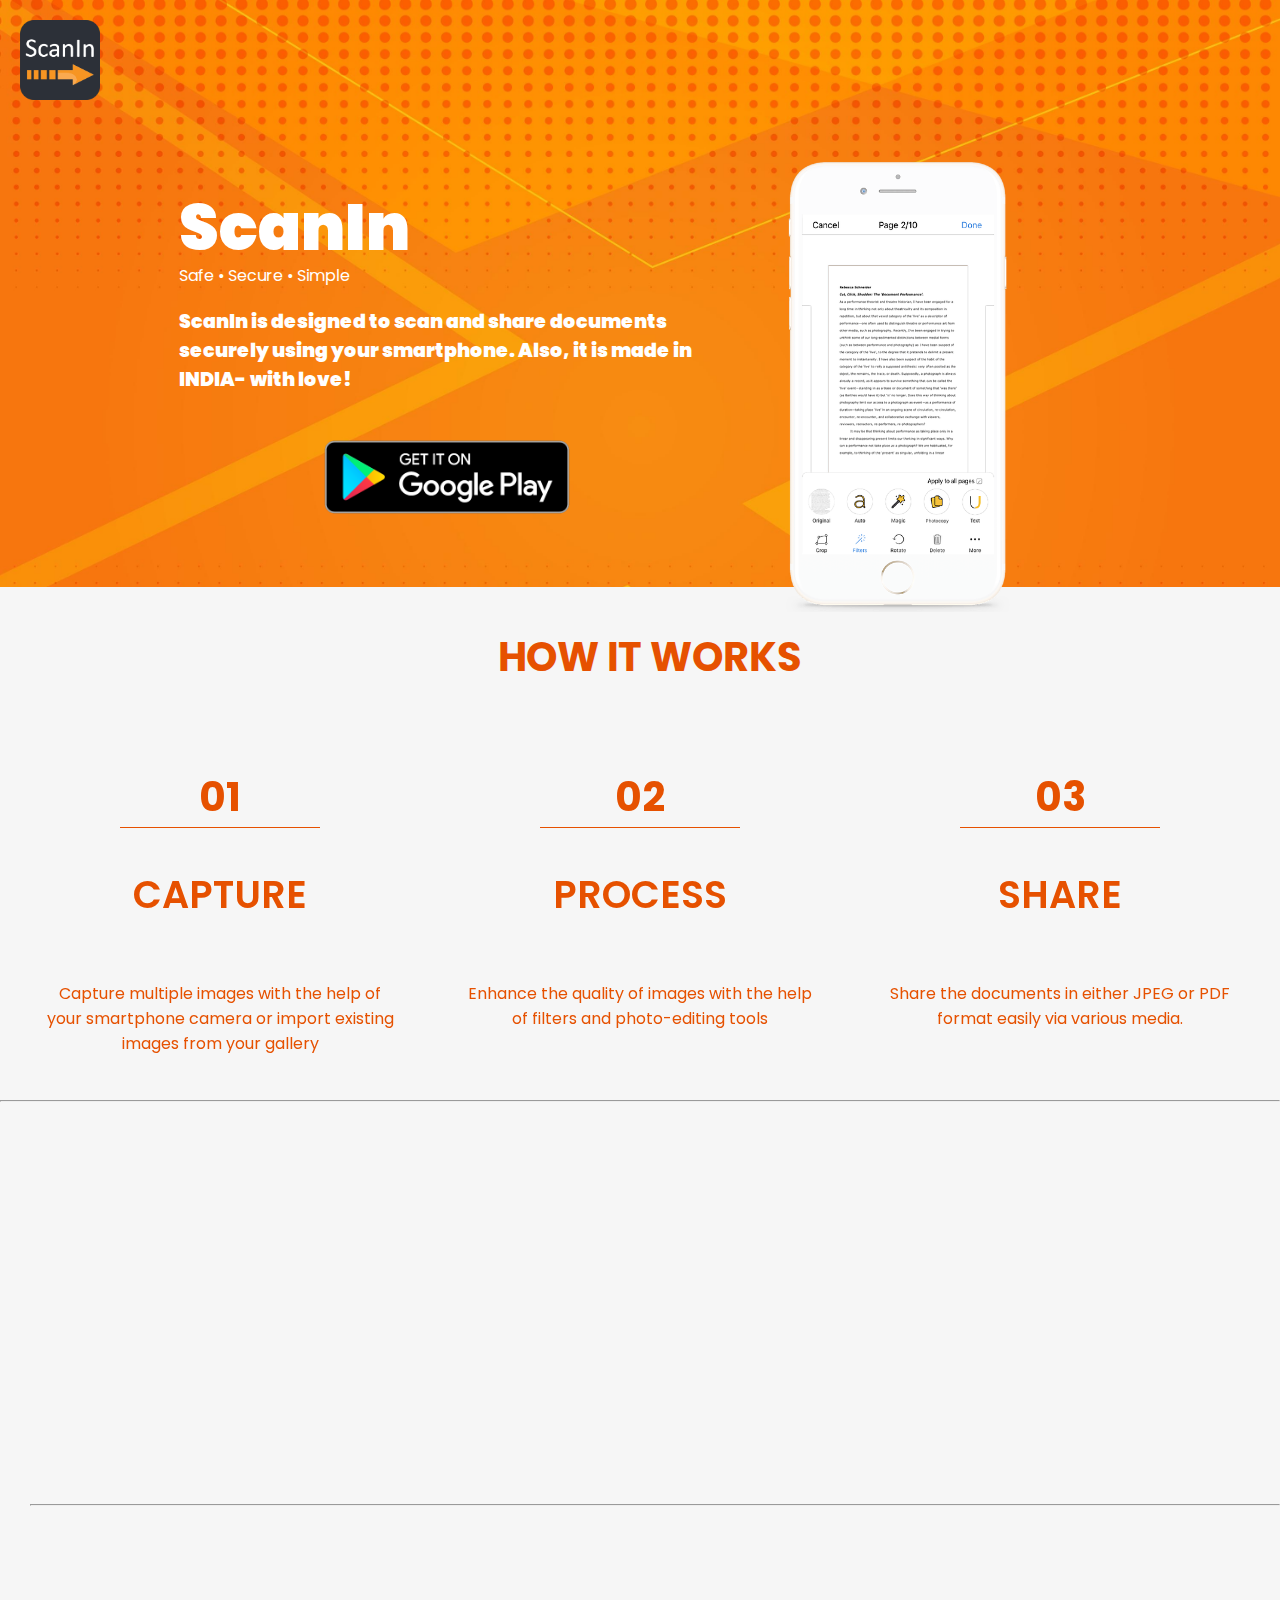
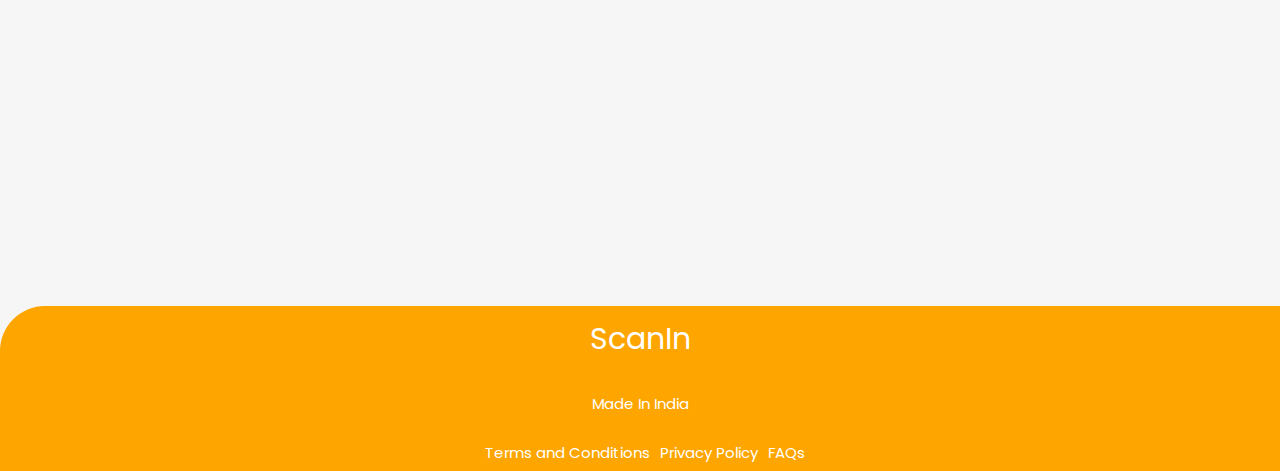
<file: SCANIN - 3/index.html>
<!DOCTYPE html>
<html>
<head>
    <title>ScanIn</title>
    <meta charset="utf-8">
    <meta name="viewport" content="width=device-width ,initial-scale=1.0">
    <meta name="description" content="A click away to convert images into a document">
    <link rel="stylesheet" type="text/css"href="styles.css">
    <link rel="stylesheet" type="text/css"href="aos.css">
    <link rel="icon" href="images/Logo-BharathScanIn.png">
    <link rel="stylesheet" type="text/css" href="https://fonts.googleapis.com/css?family=Poppins" />
    <link rel="stylesheet" href="https://maxcdn.bootstrapcdn.com/font-awesome/4.4.0/css/font-awesome.min.css">

</head>
<body>
<div class="head">
<header>
    <div class="topnav" id="myTopnav">
  
        <img src="images/Logo-BharathScanIn.png" width="80px" height='auto'>
     
        </div>

</header>

<div class="first-content">
<section class="text-area">
    <h3>ScanIn</h3>
    <p class = "points">Safe &#8226 Secure &#8226 Simple</p>
    <p class="para">ScanIn is designed to scan and share documents securely using your smartphone. Also, it is made in INDIA- with love!  </p>
    <a class="download" href="https://play.google.com/store/apps?hl=en_IN" target="_blank"><img src="images/google-play-badge.png" ></a>

</section>
<section class="image-section">
    <img src="images/phoneapp.webp" class="phone">
</section>



</div></div>

<p class='main-title'>HOW IT WORKS</p>
<div class="how-it-works">

<div class="work-division" data-aos="zoom-out" data-aos-duration="2500" >
    <p class ="number">01</p>
   
    <p class="title">CAPTURE</p>
    <p class="description">Capture multiple images with the help of your smartphone camera or import existing images from your gallery</p>
</div>
<div class="work-division" data-aos="zoom-out" data-aos-duration="2500" >
    <p class ="number">02</p>
    <p class="title">PROCESS</p>
    <p class="description">Enhance the quality of images with the help of filters and photo-editing tools</p>
</div>
<div class="work-division"data-aos="zoom-out" data-aos-duration="2500" >
    <p class ="number">03</p>
    <p class="title">SHARE</p>
    <p class="description">Share the documents in either JPEG or PDF format easily via various media. </p>
</div>



</div>
<hr>
<div class="section">
<div class="mid-section">
    <div class="image-section" data-aos="zoom-in-right" data-aos-duration="2500" >
        <img src="images/phoneapp.webp" >
    </div>

<div class="text-section" data-aos="zoom-in-left" data-aos-duration="2500">
<p class="title-section">Image Selection</p>
<p class="description-section">Click Images with the help of the app or choose from your device.<br> Add new images to existing documents as well!</p>
<p class="title-section">Auto or Manual Enhancement</p>
<p class="description-section">Helping you make the PDF more sharp and clean with crop rotate and other filters</p>
<p class="title-section">Manual Sorting</p>
<p class="description-section">Thinking of creating a new document because they are not in the order?<br> Well Manual Sorting is here!</p>

</div>
</div>
<hr>
<div class="mid-section">
    <div class="image-section">
        <img src="images/phoneapp.webp" data-aos="zoom-in-left" data-aos-duration="2500">
    </div>

    <div class="text-section second" data-aos="zoom-in-right" data-aos-duration="2500">
        <p class="title-section">Bookmark</p>
        <p class="description-section">Dont waste time finding your important pages, just bookmark them</p>
        <p class="title-section">Personalise</p>
        <p class="description-section">Create Folders and subfolders to organise your important documents</p>
        <p class="title-section">Share</p>
        <p class="description-section">Share your documents in JPEG or PDF format via email or social media without any hassle</p>
        
        </div>
    
    
    </div>


</div>

<footer>
<div class="footer">
    <a href="index.html"><p>ScanIn</p></a>
    <span class="made-in-india">Made In India</span>
    <div class="footer-details">
        <span><a href="T&C.html">Terms and Conditions</a></span>
        <span><a href="privacy.html">Privacy Policy</a></span>
     
        <span><a href="faq.html">FAQs</a></span>
    </div>

</div>

</footer>

<script src='aos.js'></script>
<script type="text/javascript">
  AOS.init();
</script>
<script src="https://code.jquery.com/jquery-3.5.1.js" integrity="sha256-QWo7LDvxbWT2tbbQ97B53yJnYU3WhH/C8ycbRAkjPDc=" crossorigin="anonymous"></script>
</body>

</html>
</file>
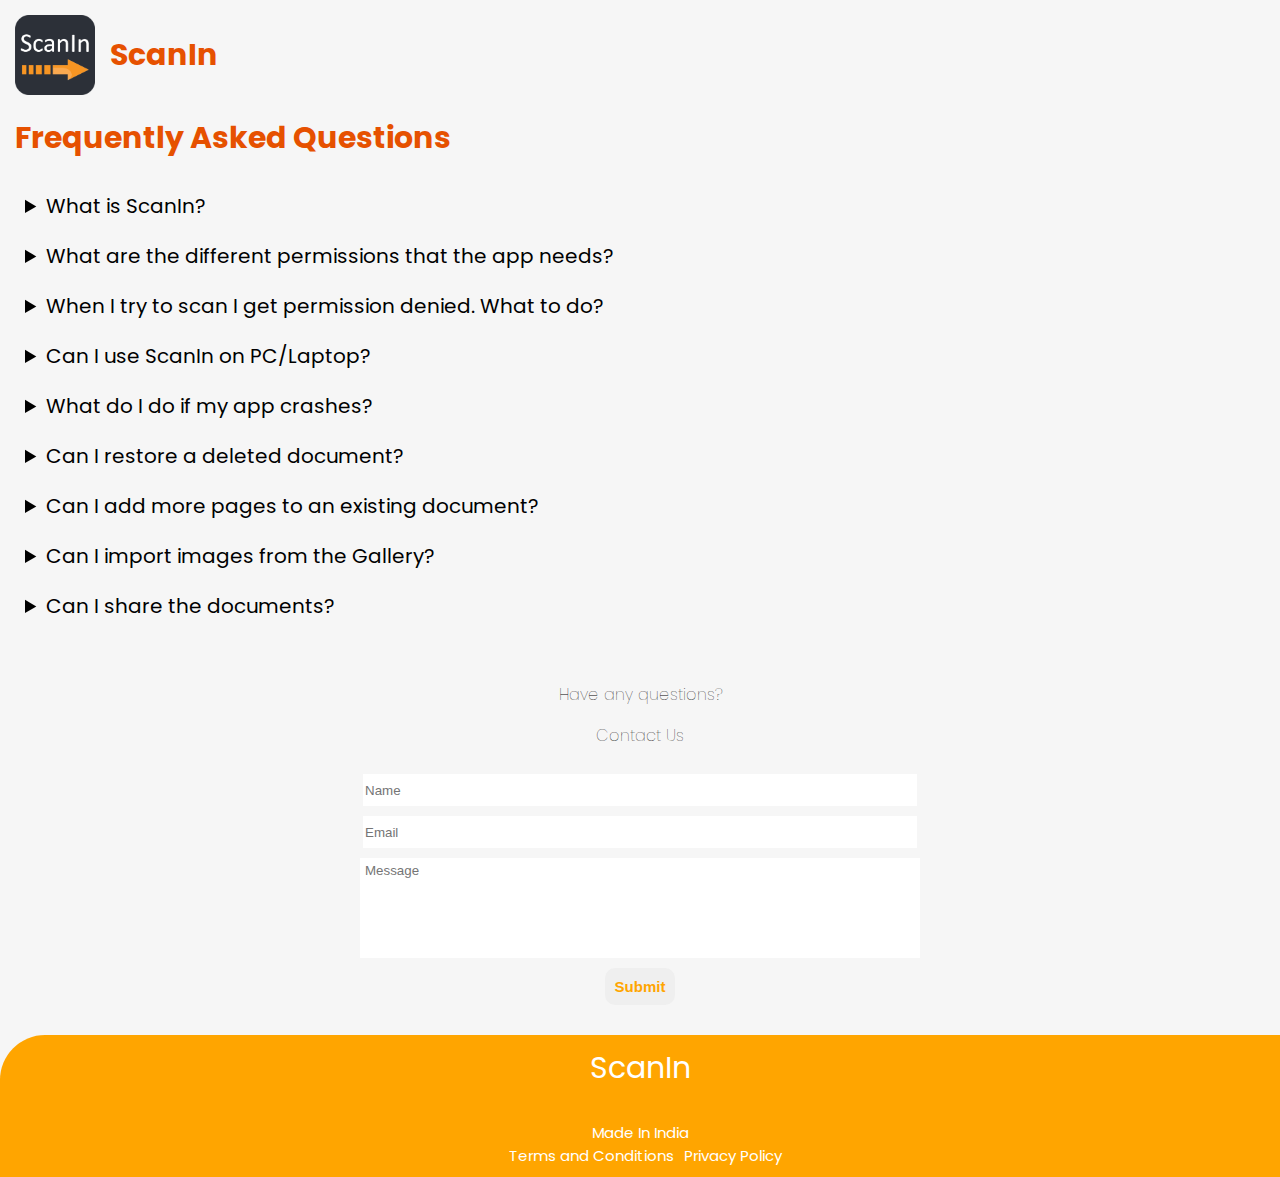
<file: SCANIN - 3/faq.html>
<!DOCTYPE html>
<html>
<head>
    <title>ScanIn | FAQ</title>
    <meta charset="utf-8">
    <meta name="viewport" content="width=device-width ,initial-scale=1.0">
    <meta name="description" content="A click away to convert images into a document">
    <link rel="stylesheet" type="text/css"href="styles.css">
    <link rel="stylesheet" type="text/css"href="styles.css">
    <link rel="icon" href="images/Logo-BharathScanIn.png">
    <link rel="stylesheet" type="text/css" href="https://fonts.googleapis.com/css?family=Poppins" />
    <link rel="stylesheet" href="https://maxcdn.bootstrapcdn.com/font-awesome/4.4.0/css/font-awesome.min.css">

</head>
<body>

<div class="box">
    <div class="main-heading">
        <img src="images/Logo-BharathScanIn.png" width="80px" height="auto">
        <span><a href="index.html">ScanIn</a></span>
    </div>
    <p class="heading">Frequently Asked Questions</p>
    <div class="faqs">
       <details>
          <summary>What is ScanIn?
        </summary>
          <p class="text"> ScanIn is a free mobile app used to capture images or convert existing image into high quality PDFs.</p>
       </details>
       <details>
          <summary>What are the different permissions that the app needs?
            </summary>
          <p class="text">Camera - ScanIn needs the device camera access to capture images.
          <br> Gallery-  ScanIn needs access to Gallery to import pictures into the app.
          <br>  Storage- ScanIn requires access to storage so processed photos or documents can be saved in your device.<br><br>Not giving access to these permissions will limit the app functionality.</p>
       </details>
       <details>
          <summary>When I try to scan I get permission denied. What to do?</summary>
          <p class="text">Go to Phone Settings →  Apps → ScanIn → Permissions → Enable All Permissions.</p>
       </details>
       <details>
        <summary>Can I use ScanIn on PC/Laptop?
        </summary>
        <p class="text">No, only the Android Application is available.</p>
     </details>
     <details>
        <summary>What do I do if my app crashes?
        </summary>
        <p class="text">The app might crash if the device is low on RAM or if the phone’s CPU is overused.
            Try<br>
            → Deleting CACHE <br>
            → Closing unused apps<br>
            → Restarting your phone.
        </details>
     <details>
        <summary>Can I restore a deleted document?</summary>
        <p class="text">We haven't enabled the cloud service and you won't be able to restore deleted documents.</p>
     </details>
     <details>
        <summary>Can I add more pages  to an existing document?
            </summary>
        <p class="text">Choose the document and tap the button on the bottom right to add pictures.</p>
     </details>
     <details>
        <summary>Can I import images from the Gallery?</summary>
        <p class="text">Tap the menu icon and choose import images from Gallery.</p>
     </details>
     <details>
         <summary>Can  I share the documents?
        </summary>
        <p class="text">Choose the document/s → Click Share → Choose the application you want to share to.
        </p>
     </details>
    </div>
 </div>
  </div>
 
<form>
    <div class="form-container">
<p>Have any questions?</p>
<p>Contact Us</p>
<div class="input-container">
<input type="text" class="name" placeholder="Name">
<input type ="email"  class ="email" placeholder="Email">
<textarea class="message" placeholder="Message"></textarea>
</div>
<input type="submit" class="submit">

</div>

</form>



  
  <footer>
   <div class="footer">
      <a href="index.html"><p>ScanIn</p></a>
      <span class="made-in-india">Made In India</spap>
      <div class="footer-details">
          <span><a href="T&C.html">Terms and Conditions</a></span>
          <span><a href="privacy.html">Privacy Policy</a></span>
       
      </div>
  
  </div>
    
    </footer>
    
</body>
</html>
</file>
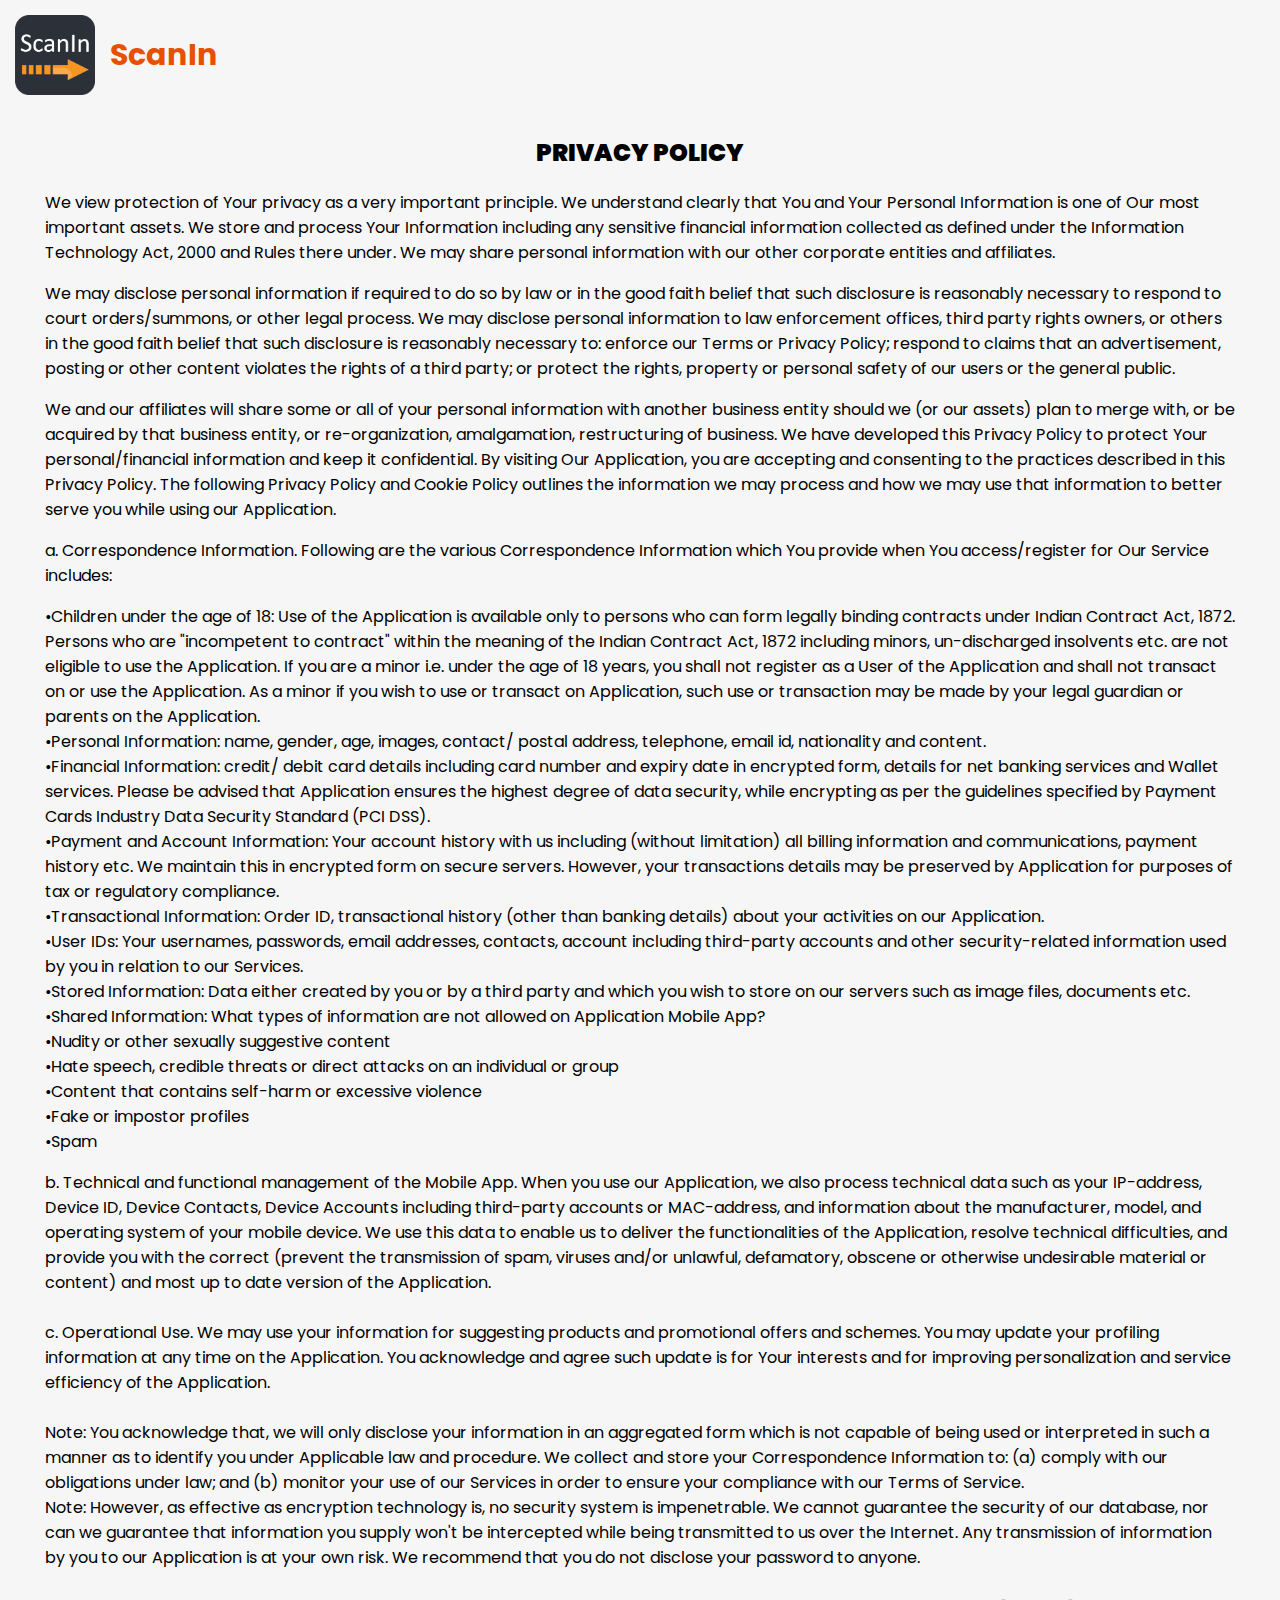
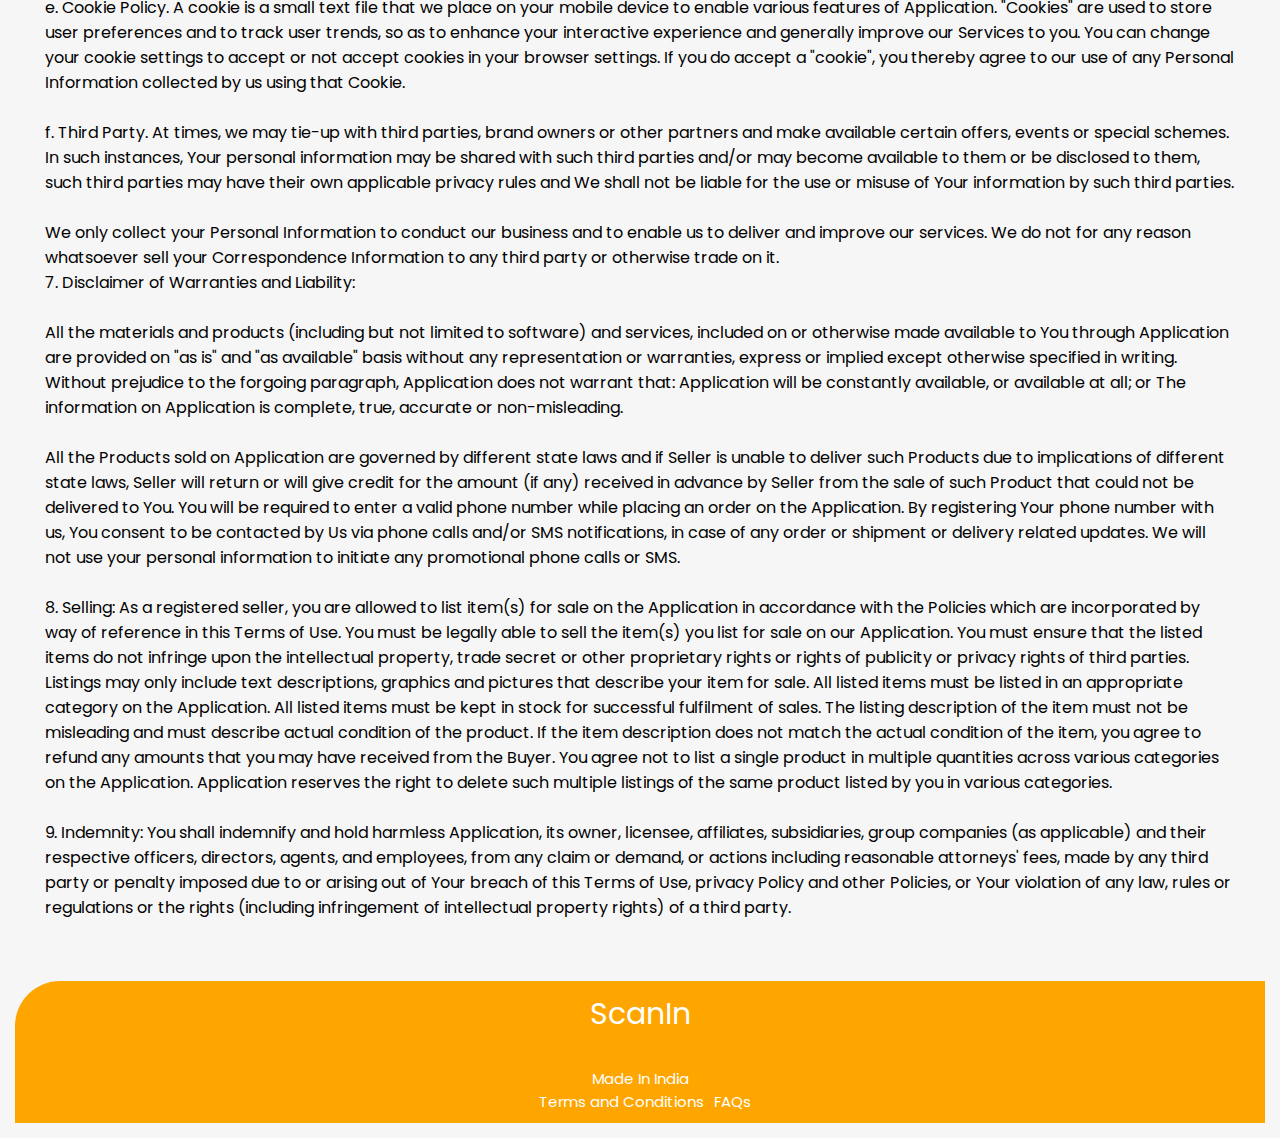
<file: SCANIN - 3/privacy.html>
<!DOCTYPE html>
<html>
<head>
    <title>ScanIn | Privacy Policy</title>
    <meta charset="utf-8">
    <meta name="viewport" content="width=device-width ,initial-scale=1.0">
    <meta name="description" content="A click away to convert images into a document">
    <link rel="stylesheet" type="text/css"href="styles.css">
    <link rel="stylesheet" type="text/css"href="styles.css">
    <link rel="icon" href="images/Logo-BharathScanIn.png">
    <link rel="stylesheet" type="text/css" href="https://fonts.googleapis.com/css?family=Poppins" />
    <link rel="stylesheet" href="https://maxcdn.bootstrapcdn.com/font-awesome/4.4.0/css/font-awesome.min.css">

</head>
<body>
    <div class="box">
    <div class="main-heading">
        <img src="images/Logo-BharathScanIn.png" width="80px" height="auto">
        <span><a href="index.html">ScanIn</a></span>
    </div>
    
    <div class="content">


<h2 style="text-align: center;"><b>PRIVACY POLICY</b></h2>

<p>
    We view protection of Your privacy as a very important principle. We understand clearly that You and Your Personal Information is one of Our most important assets. We store and process Your Information including any sensitive financial information collected as defined under the Information Technology Act, 2000 and Rules there under. We may share personal information with our other corporate entities and affiliates.
</p>
<p>We may disclose personal information if required to do so by law or in the good faith belief that such disclosure is reasonably necessary to respond to court orders/summons, or other legal process. We may disclose personal information to law enforcement offices, third party rights owners, or others in the good faith belief that such disclosure is reasonably necessary to: enforce our Terms or Privacy Policy; respond to claims that an advertisement, posting or other content violates the rights of a third party; or protect the rights, property or personal safety of our users or the general public.</p>

<p>We and our affiliates will share some or all of your personal information with another business entity should we (or our assets) plan to merge with, or be acquired by that business entity, or re-organization, amalgamation, restructuring of business. We have developed this Privacy Policy to protect Your personal/financial information and keep it confidential. By visiting Our Application, you are accepting and consenting to the practices described in this Privacy Policy. The following Privacy Policy and Cookie Policy outlines the information we may process and how we may use that information to better serve you while using our Application.</p>

<p>a. Correspondence Information. Following are the various Correspondence Information which You provide when You access/register for Our Service includes:</p>

<p>•Children under the age of 18: Use of the Application is available only to persons who can form legally binding contracts under Indian Contract Act, 1872. Persons who are "incompetent to contract" within the meaning of the Indian Contract Act, 1872 including minors, un-discharged insolvents etc. are not eligible to use the Application. If you are a minor i.e. under the age of 18 years, you shall not register as a User of the Application and shall not transact on or use the Application. As a minor if you wish to use or transact on Application, such use or transaction may be made by your legal guardian or parents on the Application.
    <br>
    •Personal Information: name, gender, age, images, contact/ postal address, telephone, email id, nationality and content.
<br>
•Financial Information: credit/ debit card details including card number and expiry date in encrypted form, details for net banking services and Wallet services. Please be advised that Application ensures the highest degree of data security, while encrypting as per the guidelines specified by Payment Cards Industry Data Security Standard (PCI DSS).
<br>
•Payment and Account Information: Your account history with us including (without limitation) all billing information and communications, payment history etc. We maintain this in encrypted form on secure servers. However, your transactions details may be preserved by Application for purposes of tax or regulatory compliance.
<br>
•Transactional Information: Order ID, transactional history (other than banking details) about your activities on our Application.
<br>
•User IDs: Your usernames, passwords, email addresses, contacts, account including third-party accounts and other security-related information used by you in relation to our Services.
<br>
•Stored Information: Data either created by you or by a third party and which you wish to store on our servers such as image files, documents etc.
<br>
•Shared Information: What types of information are not allowed on Application Mobile App?
<br>
•Nudity or other sexually suggestive content
<br>
•Hate speech, credible threats or direct attacks on an individual or group
<br>
•Content that contains self-harm or excessive violence
<br>
•Fake or impostor profiles
<br>
•Spam
</p>
<p>
    b. Technical and functional management of the Mobile App. When you use our Application, we also process technical data such as your IP-address, Device ID, Device Contacts, Device Accounts including third-party accounts or MAC-address, and information about the manufacturer, model, and operating system of your mobile device. We use this data to enable us to deliver the functionalities of the Application, resolve technical difficulties, and provide you with the correct (prevent the transmission of spam, viruses and/or unlawful, defamatory, obscene or otherwise undesirable material or content) and most up to date version of the Application.
<br><br>
c. Operational Use. We may use your information for suggesting products and promotional offers and schemes. You may update your profiling information at any time on the Application. You acknowledge and agree such update is for Your interests and for improving personalization and service efficiency of the Application.
<br><br>
Note: You acknowledge that, we will only disclose your information in an aggregated form which is not capable of being used or interpreted in such a manner as to identify you under Applicable law and procedure. We collect and store your Correspondence Information to: (a) comply with our obligations under law; and (b) monitor your use of our Services in order to ensure your compliance with our Terms of Service.
<br>
Note: However, as effective as encryption technology is, no security system is impenetrable. We cannot guarantee the security of our database, nor can we guarantee that information you supply won't be intercepted while being transmitted to us over the Internet. Any transmission of information by you to our Application is at your own risk. We recommend that you do not disclose your password to anyone.
<br><br>
e. Cookie Policy. A cookie is a small text file that we place on your mobile device to enable various features of Application. "Cookies" are used to store user preferences and to track user trends, so as to enhance your interactive experience and generally improve our Services to you. You can change your cookie settings to accept or not accept cookies in your browser settings. If you do accept a "cookie", you thereby agree to our use of any Personal Information collected by us using that Cookie.
<br><br>
f. Third Party. At times, we may tie-up with third parties, brand owners or other partners and make available certain offers, events or special schemes. In such instances, Your personal information may be shared with such third parties and/or may become available to them or be disclosed to them, such third parties may have their own applicable privacy rules and We shall not be liable for the use or misuse of Your information by such third parties.
<br><br>
We only collect your Personal Information to conduct our business and to enable us to deliver and improve our services. We do not for any reason whatsoever sell your Correspondence Information to any third party or otherwise trade on it.
<br>
7. Disclaimer of Warranties and Liability:
<br><br>
All the materials and products (including but not limited to software) and services, included on or otherwise made available to You through Application are provided on "as is" and "as available" basis without any representation or warranties, express or implied except otherwise specified in writing. Without prejudice to the forgoing paragraph, Application does not warrant that: Application will be constantly available, or available at all; or The information on Application is complete, true, accurate or non-misleading.
<br><br>
All the Products sold on Application are governed by different state laws and if Seller is unable to deliver such Products due to implications of different state laws, Seller will return or will give credit for the amount (if any) received in advance by Seller from the sale of such Product that could not be delivered to You. You will be required to enter a valid phone number while placing an order on the Application. By registering Your phone number with us, You consent to be contacted by Us via phone calls and/or SMS notifications, in case of any order or shipment or delivery related updates. We will not use your personal information to initiate any promotional phone calls or SMS.
<br><br>
8. Selling:

As a registered seller, you are allowed to list item(s) for sale on the Application in accordance with the Policies which are incorporated by way of reference in this Terms of Use. You must be legally able to sell the item(s) you list for sale on our Application. You must ensure that the listed items do not infringe upon the intellectual property, trade secret or other proprietary rights or rights of publicity or privacy rights of third parties. Listings may only include text descriptions, graphics and pictures that describe your item for sale. All listed items must be listed in an appropriate category on the Application. All listed items must be kept in stock for successful fulfilment of sales. The listing description of the item must not be misleading and must describe actual condition of the product. If the item description does not match the actual condition of the item, you agree to refund any amounts that you may have received from the Buyer. You agree not to list a single product in multiple quantities across various categories on the Application. Application reserves the right to delete such multiple listings of the same product listed by you in various categories.
<br><br>
 

9. Indemnity:

You shall indemnify and hold harmless Application, its owner, licensee, affiliates, subsidiaries, group companies (as applicable) and their respective officers, directors, agents, and employees, from any claim or demand, or actions including reasonable attorneys' fees, made by any third party or penalty imposed due to or arising out of Your breach of this Terms of Use, privacy Policy and other Policies, or Your violation of any law, rules or regulations or the rights (including infringement of intellectual property rights) of a third party.
</p>
    </div>






    <div class="footer">
        <a href="index.html"><p>ScanIn</p></a>
        <span class="made-in-india">Made In India</spap>
        <div class="footer-details">

            <span><a href="T&C.html">Terms and Conditions</a></span>
            <span><a href="faq.html">FAQs</a></span>
        </div>
    
    </div>

</div>
</body>
</html>
</file>
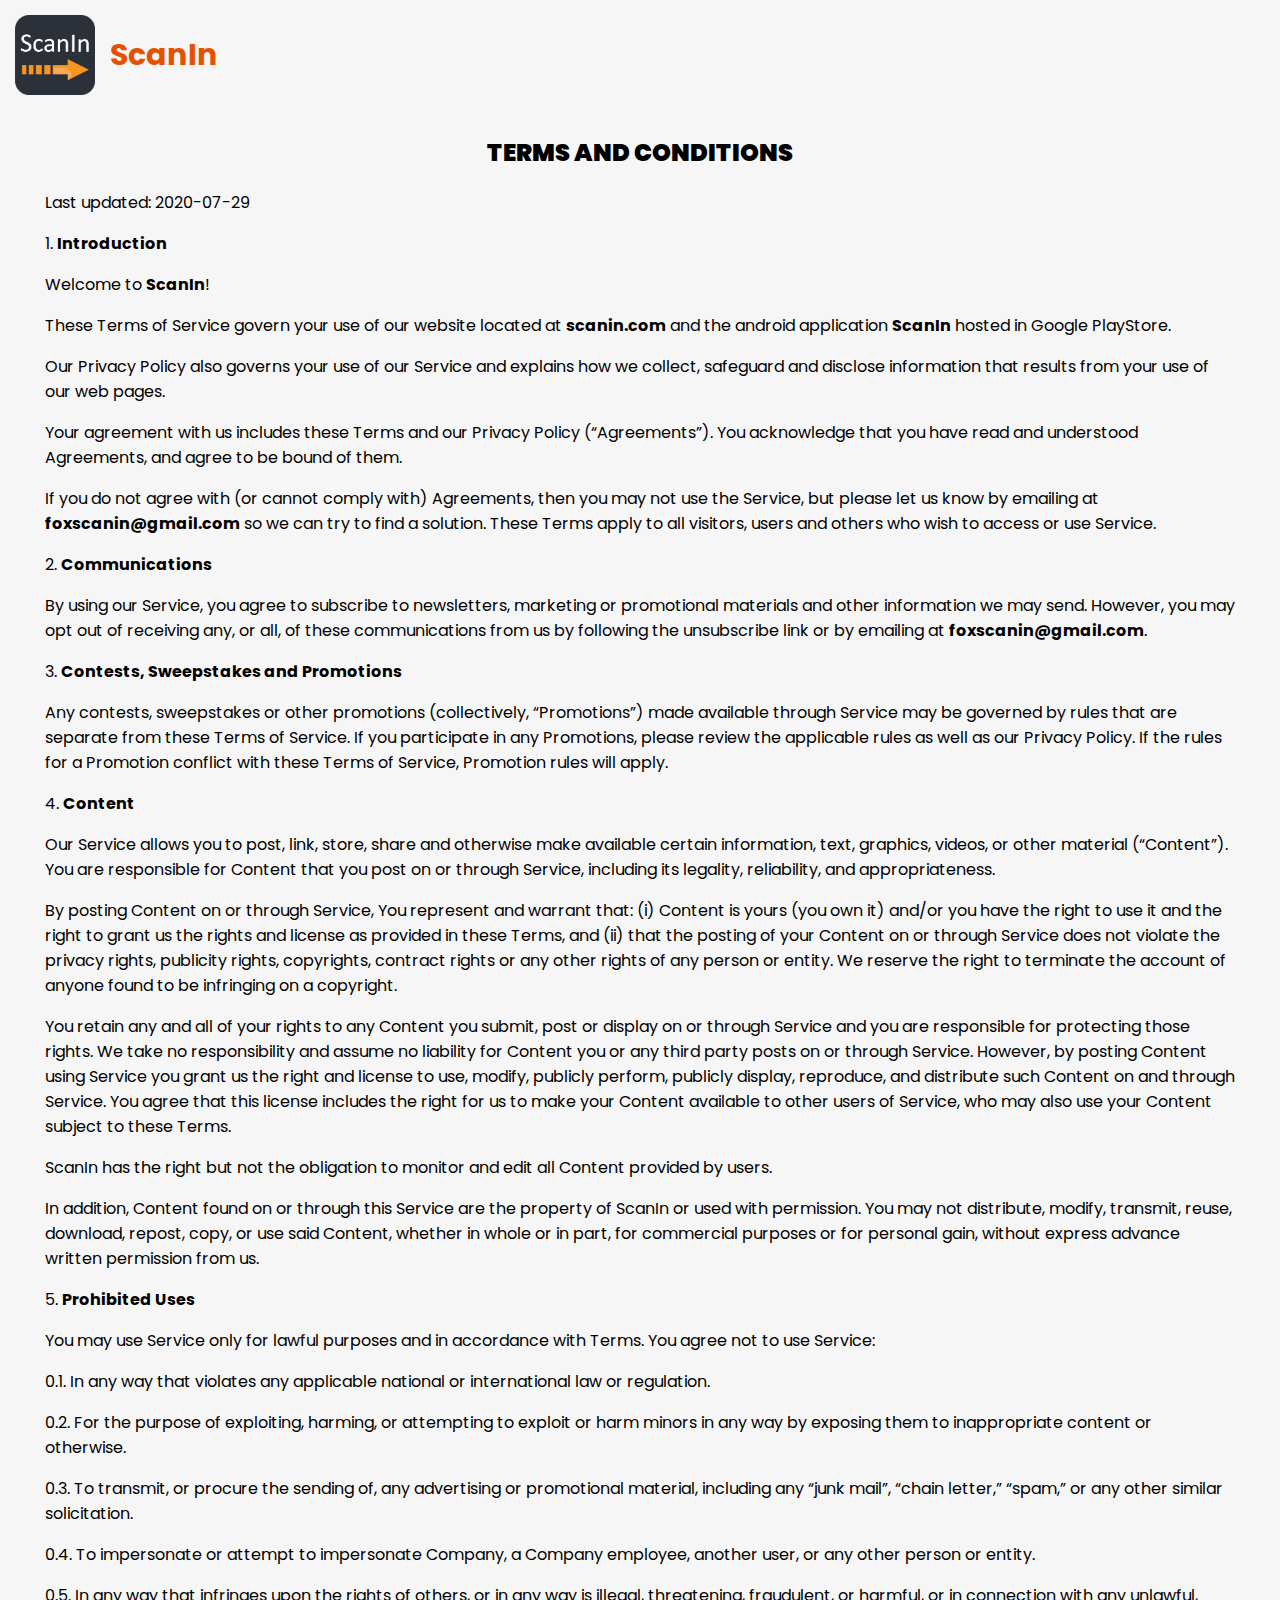
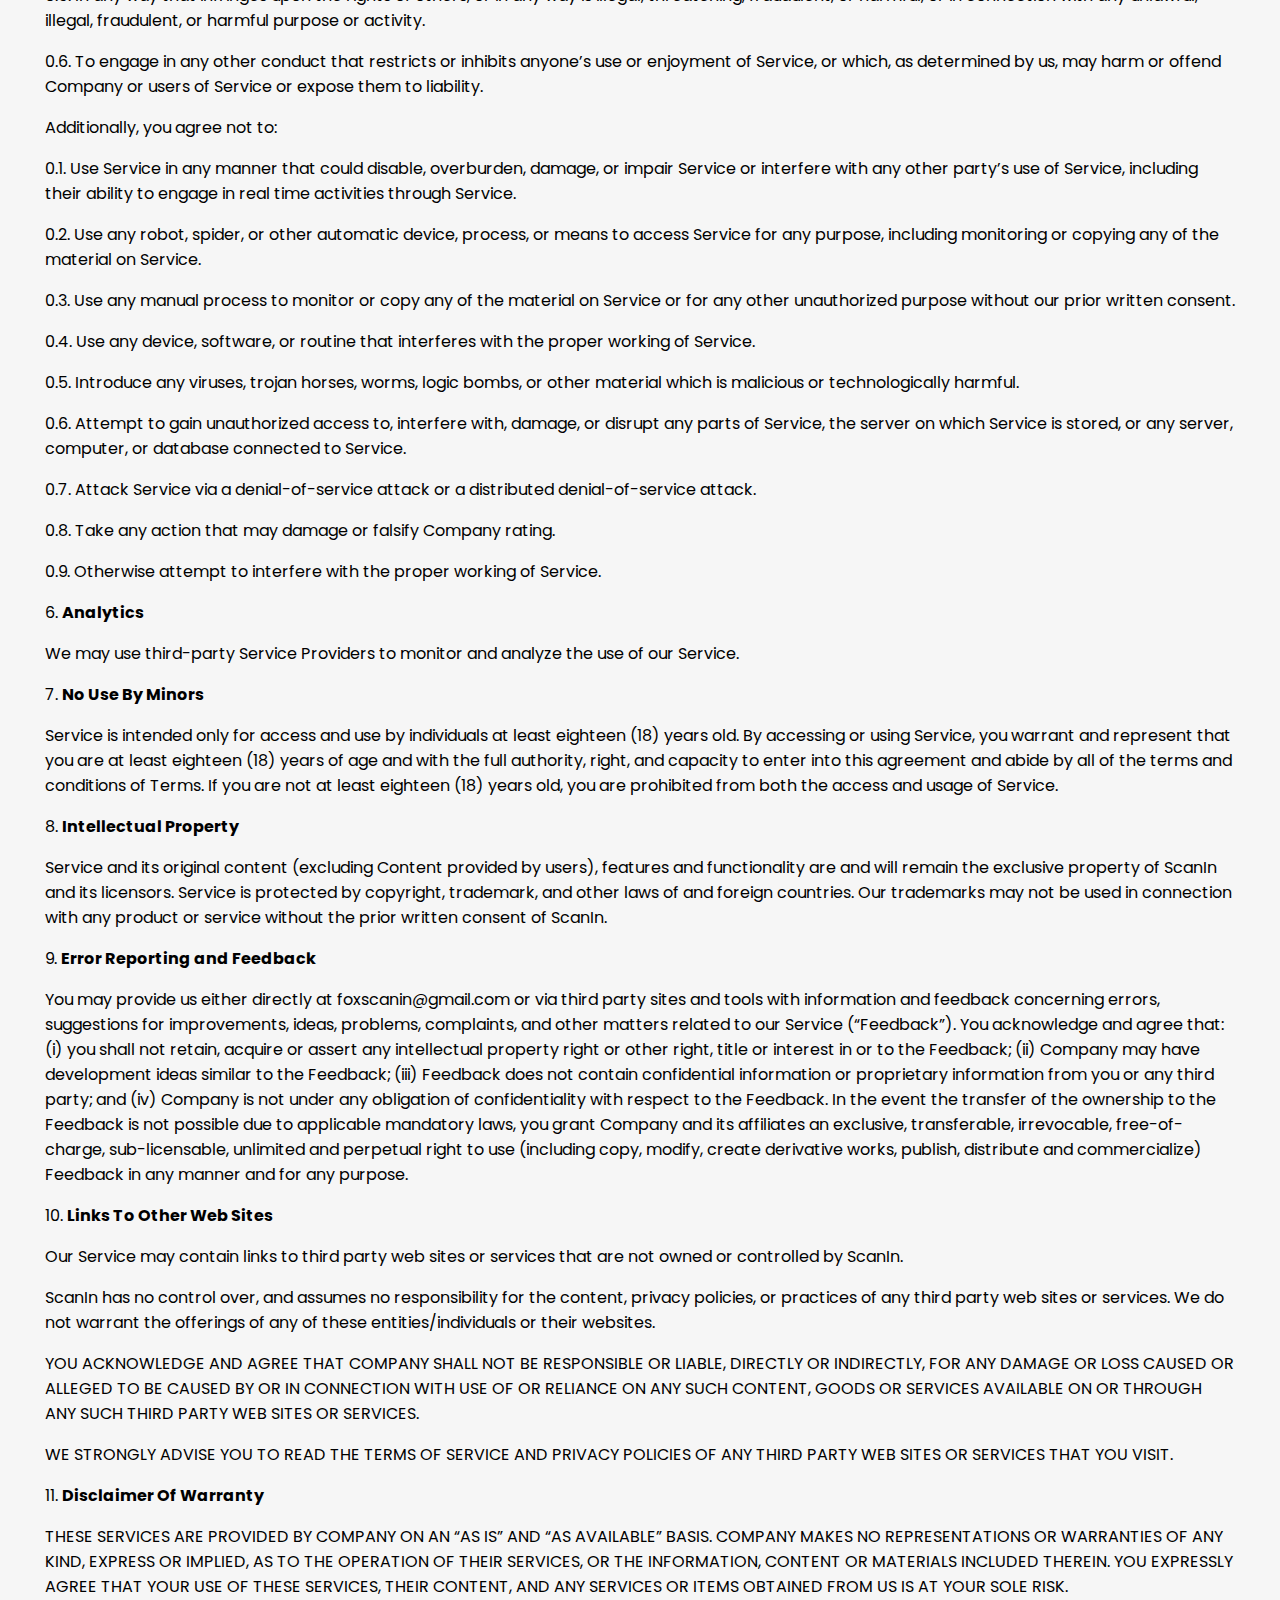
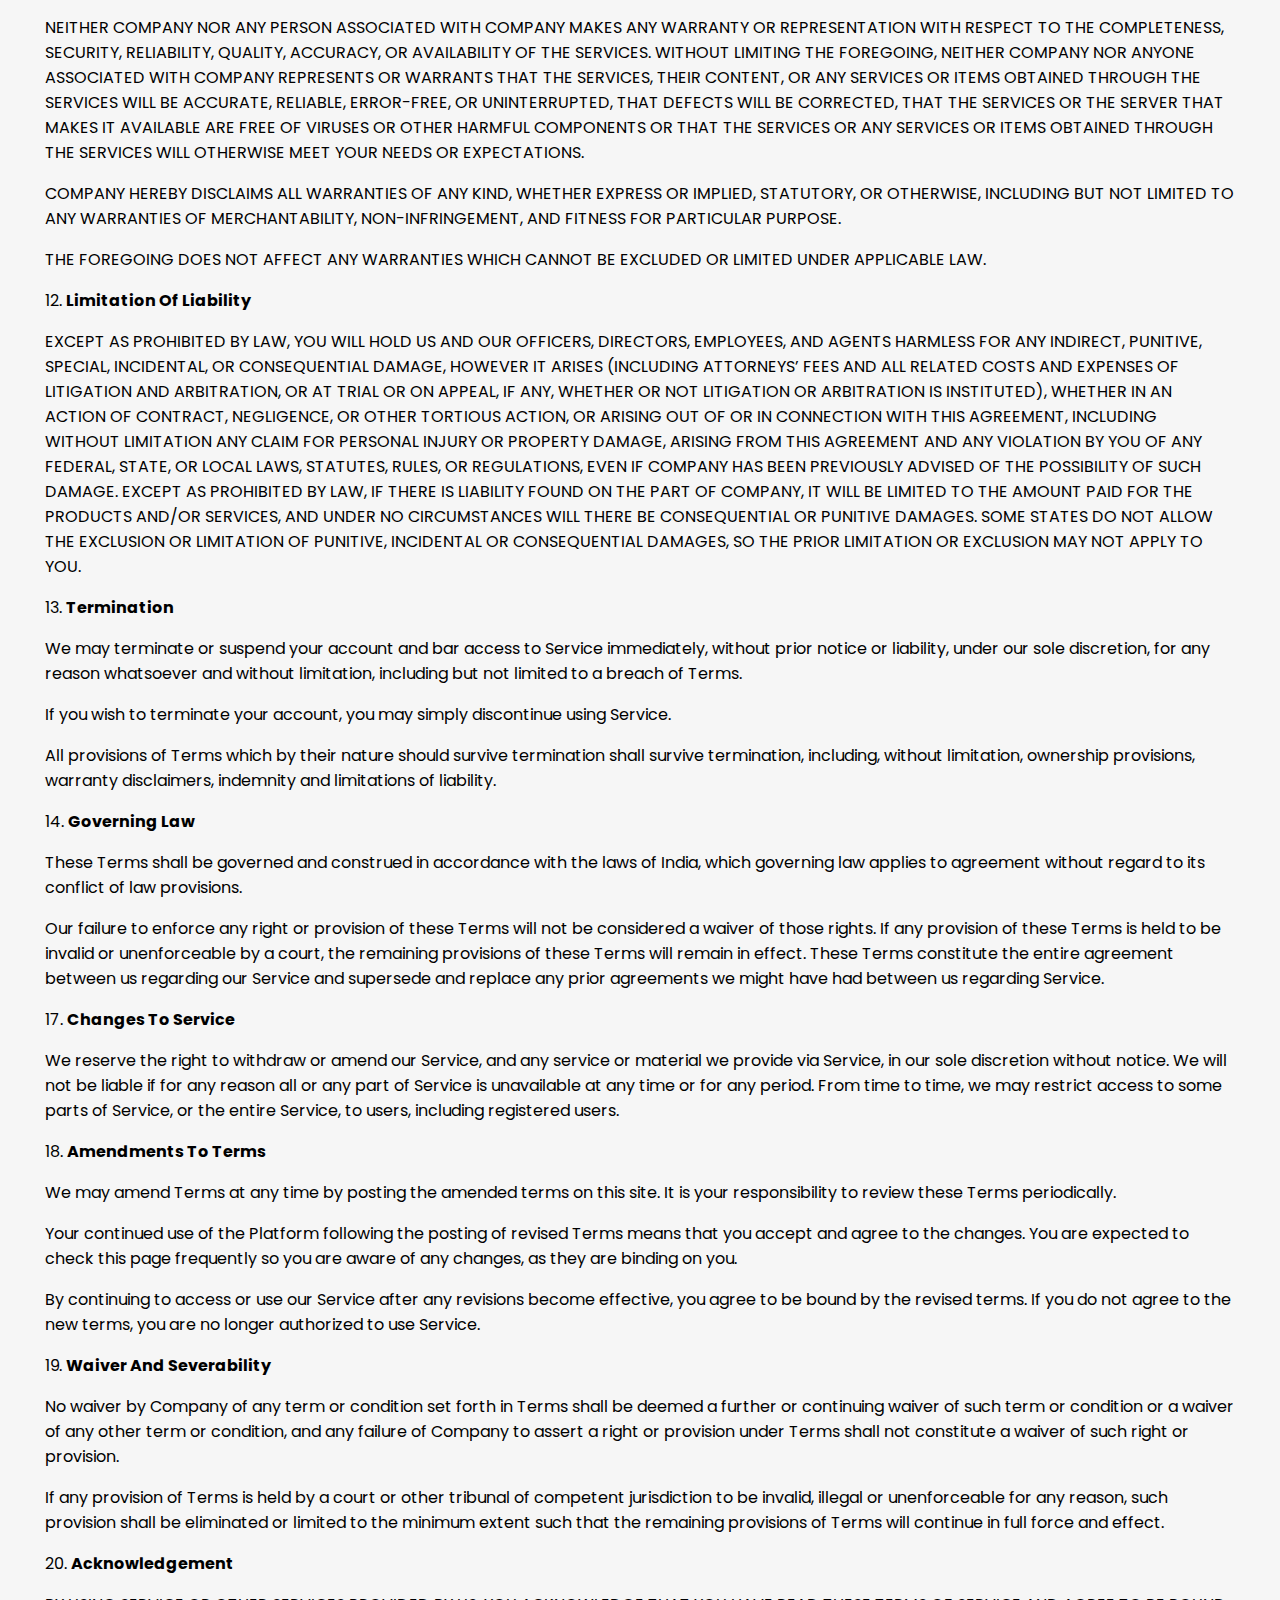
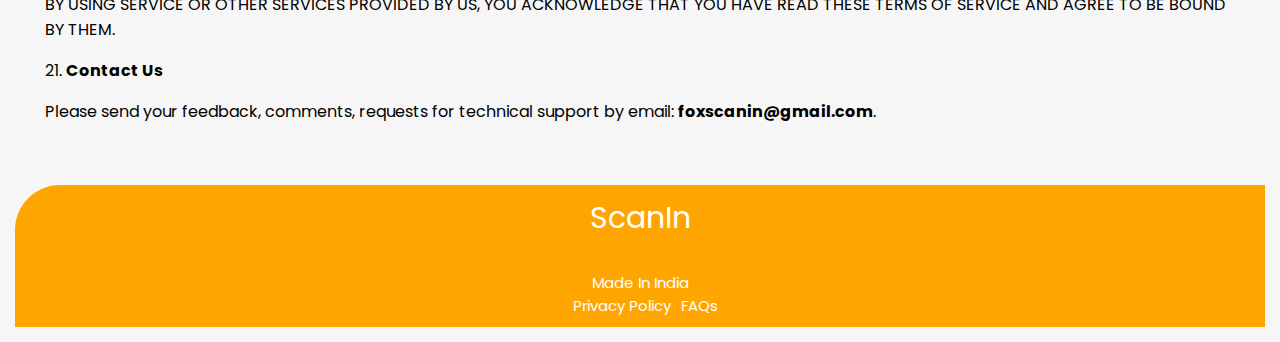
<file: SCANIN - 3/T_C.html>
<!DOCTYPE html>
<html>
<head>
    <title>ScanIn | Terms and Conditions</title>
    <meta charset="utf-8">
    <meta name="viewport" content="width=device-width ,initial-scale=1.0">
    <meta name="description" content="A click away to convert images into a document">
    <link rel="stylesheet" type="text/css"href="styles.css">
    <link rel="stylesheet" type="text/css"href="styles.css">
    <link rel="icon" href="images/Logo-BharathScanIn.png">
    <link rel="stylesheet" type="text/css" href="https://fonts.googleapis.com/css?family=Poppins" />
    <link rel="stylesheet" href="https://maxcdn.bootstrapcdn.com/font-awesome/4.4.0/css/font-awesome.min.css">

</head>
<body>
    <div class="box">
    <div class="main-heading">
        <img src="images/Logo-BharathScanIn.png" width="80px" height="auto">
        <span><a href="index.html">ScanIn</a></span>
    </div>
 <h2 style="text-align: center;"><b>TERMS AND CONDITIONS</b></h2>
<div class="content">
<p>Last updated: 2020-07-29</p>
<p>1. <b>Introduction</b></p>
<p>Welcome to <b>ScanIn</b>!</p>
<p>These Terms of Service govern your use of our website located at <b>scanin.com</b> and the android application <b>ScanIn</b> hosted in Google PlayStore.</p>
<p>Our Privacy Policy also governs your use of our Service and explains how we collect, safeguard and disclose information that results from your use of our web pages.</p>
<p>Your agreement with us includes these Terms and our Privacy Policy (“Agreements”). You acknowledge that you have read and understood Agreements, and agree to be bound of them.</p>
<p>If you do not agree with (or cannot comply with) Agreements, then you may not use the Service, but please let us know by emailing at <b>foxscanin@gmail.com</b> so we can try to find a solution. These Terms apply to all visitors, users and others who wish to access or use Service.</p>
<p>2. <b>Communications</b></p>
<p>By using our Service, you agree to subscribe to newsletters, marketing or promotional materials and other information we may send. However, you may opt out of receiving any, or all, of these communications from us by following the unsubscribe link or by emailing at <b>foxscanin@gmail.com</b>.</p>

<p>3. <b>Contests, Sweepstakes and Promotions</b></p>
<p>Any contests, sweepstakes or other promotions (collectively, “Promotions”) made available through Service may be governed by rules that are separate from these Terms of Service. If you participate in any Promotions, please review the applicable rules as well as our Privacy Policy. If the rules for a Promotion conflict with these Terms of Service, Promotion rules will apply.</p>


<p>4. <b>Content</b></p><p>Our Service allows you to post, link, store, share and otherwise make available certain information, text, graphics, videos, or other material (“Content”). You are responsible for Content that you post on or through Service, including its legality, reliability, and appropriateness.</p><p>By posting Content on or through Service, You represent and warrant that: (i) Content is yours (you own it) and/or you have the right to use it and the right to grant us the rights and license as provided in these Terms, and (ii) that the posting of your Content on or through Service does not violate the privacy rights, publicity rights, copyrights, contract rights or any other rights of any person or entity. We reserve the right to terminate the account of anyone found to be infringing on a copyright.</p><p>You retain any and all of your rights to any Content you submit, post or display on or through Service and you are responsible for protecting those rights. We take no responsibility and assume no liability for Content you or any third party posts on or through Service. However, by posting Content using Service you grant us the right and license to use, modify, publicly perform, publicly display, reproduce, and distribute such Content on and through Service. You agree that this license includes the right for us to make your Content available to other users of Service, who may also use your Content subject to these Terms.</p><p>ScanIn has the right but not the obligation to monitor and edit all Content provided by users.</p><p>In addition, Content found on or through this Service are the property of ScanIn or used with permission. You may not distribute, modify, transmit, reuse, download, repost, copy, or use said Content, whether in whole or in part, for commercial purposes or for personal gain, without express advance written permission from us.</p>
<p>5. <b>Prohibited Uses</b></p>
<p>You may use Service only for lawful purposes and in accordance with Terms. You agree not to use Service:</p>
<p>0.1. In any way that violates any applicable national or international law or regulation.</p>
<p>0.2. For the purpose of exploiting, harming, or attempting to exploit or harm minors in any way by exposing them to inappropriate content or otherwise.</p>
<p>0.3. To transmit, or procure the sending of, any advertising or promotional material, including any “junk mail”, “chain letter,” “spam,” or any other similar solicitation.</p>
<p>0.4. To impersonate or attempt to impersonate Company, a Company employee, another user, or any other person or entity.</p>
<p>0.5. In any way that infringes upon the rights of others, or in any way is illegal, threatening, fraudulent, or harmful, or in connection with any unlawful, illegal, fraudulent, or harmful purpose or activity.</p>
<p>0.6. To engage in any other conduct that restricts or inhibits anyone’s use or enjoyment of Service, or which, as determined by us, may harm or offend Company or users of Service or expose them to liability.</p>
<p>Additionally, you agree not to:</p>
<p>0.1. Use Service in any manner that could disable, overburden, damage, or impair Service or interfere with any other party’s use of Service, including their ability to engage in real time activities through Service.</p>
<p>0.2. Use any robot, spider, or other automatic device, process, or means to access Service for any purpose, including monitoring or copying any of the material on Service.</p>
<p>0.3. Use any manual process to monitor or copy any of the material on Service or for any other unauthorized purpose without our prior written consent.</p>
<p>0.4. Use any device, software, or routine that interferes with the proper working of Service.</p>
<p>0.5. Introduce any viruses, trojan horses, worms, logic bombs, or other material which is malicious or technologically harmful.</p>
<p>0.6. Attempt to gain unauthorized access to, interfere with, damage, or disrupt any parts of Service, the server on which Service is stored, or any server, computer, or database connected to Service.</p>
<p>0.7. Attack Service via a denial-of-service attack or a distributed denial-of-service attack.</p>
<p>0.8. Take any action that may damage or falsify Company rating.</p>
<p>0.9. Otherwise attempt to interfere with the proper working of Service.</p>
<p>6. <b>Analytics</b></p>
<p>We may use third-party Service Providers to monitor and analyze the use of our Service.</p>
<p>7. <b>No Use By Minors</b></p>
<p>Service is intended only for access and use by individuals at least eighteen (18) years old. By accessing or using Service, you warrant and represent that you are at least eighteen (18) years of age and with the full authority, right, and capacity to enter into this agreement and abide by all of the terms and conditions of Terms. If you are not at least eighteen (18) years old, you are prohibited from both the access and usage of Service.</p>

<p>8. <b>Intellectual Property</b></p>
<p>Service and its original content (excluding Content provided by users), features and functionality are and will remain the exclusive property of ScanIn and its licensors. Service is protected by copyright, trademark, and other laws of  and foreign countries. Our trademarks may not be used in connection with any product or service without the prior written consent of ScanIn.</p>

<p>9. <b>Error Reporting and Feedback</b></p>
<p>You may provide us either directly at foxscanin@gmail.com or via third party sites and tools with information and feedback concerning errors, suggestions for improvements, ideas, problems, complaints, and other matters related to our Service (“Feedback”). You acknowledge and agree that: (i) you shall not retain, acquire or assert any intellectual property right or other right, title or interest in or to the Feedback; (ii) Company may have development ideas similar to the Feedback; (iii) Feedback does not contain confidential information or proprietary information from you or any third party; and (iv) Company is not under any obligation of confidentiality with respect to the Feedback. In the event the transfer of the ownership to the Feedback is not possible due to applicable mandatory laws, you grant Company and its affiliates an exclusive, transferable, irrevocable, free-of-charge, sub-licensable, unlimited and perpetual right to use (including copy, modify, create derivative works, publish, distribute and commercialize) Feedback in any manner and for any purpose.</p>
<p>10. <b>Links To Other Web Sites</b></p>
<p>Our Service may contain links to third party web sites or services that are not owned or controlled by ScanIn.</p>
<p>ScanIn has no control over, and assumes no responsibility for the content, privacy policies, or practices of any third party web sites or services. We do not warrant the offerings of any of these entities/individuals or their websites.</p>

<p>YOU ACKNOWLEDGE AND AGREE THAT COMPANY SHALL NOT BE RESPONSIBLE OR LIABLE, DIRECTLY OR INDIRECTLY, FOR ANY DAMAGE OR LOSS CAUSED OR ALLEGED TO BE CAUSED BY OR IN CONNECTION WITH USE OF OR RELIANCE ON ANY SUCH CONTENT, GOODS OR SERVICES AVAILABLE ON OR THROUGH ANY SUCH THIRD PARTY WEB SITES OR SERVICES.</p>
<p>WE STRONGLY ADVISE YOU TO READ THE TERMS OF SERVICE AND PRIVACY POLICIES OF ANY THIRD PARTY WEB SITES OR SERVICES THAT YOU VISIT.</p>
<p>11. <b>Disclaimer Of Warranty</b></p>
<p>THESE SERVICES ARE PROVIDED BY COMPANY ON AN “AS IS” AND “AS AVAILABLE” BASIS. COMPANY MAKES NO REPRESENTATIONS OR WARRANTIES OF ANY KIND, EXPRESS OR IMPLIED, AS TO THE OPERATION OF THEIR SERVICES, OR THE INFORMATION, CONTENT OR MATERIALS INCLUDED THEREIN. YOU EXPRESSLY AGREE THAT YOUR USE OF THESE SERVICES, THEIR CONTENT, AND ANY SERVICES OR ITEMS OBTAINED FROM US IS AT YOUR SOLE RISK.</p>
<p>NEITHER COMPANY NOR ANY PERSON ASSOCIATED WITH COMPANY MAKES ANY WARRANTY OR REPRESENTATION WITH RESPECT TO THE COMPLETENESS, SECURITY, RELIABILITY, QUALITY, ACCURACY, OR AVAILABILITY OF THE SERVICES. WITHOUT LIMITING THE FOREGOING, NEITHER COMPANY NOR ANYONE ASSOCIATED WITH COMPANY REPRESENTS OR WARRANTS THAT THE SERVICES, THEIR CONTENT, OR ANY SERVICES OR ITEMS OBTAINED THROUGH THE SERVICES WILL BE ACCURATE, RELIABLE, ERROR-FREE, OR UNINTERRUPTED, THAT DEFECTS WILL BE CORRECTED, THAT THE SERVICES OR THE SERVER THAT MAKES IT AVAILABLE ARE FREE OF VIRUSES OR OTHER HARMFUL COMPONENTS OR THAT THE SERVICES OR ANY SERVICES OR ITEMS OBTAINED THROUGH THE SERVICES WILL OTHERWISE MEET YOUR NEEDS OR EXPECTATIONS.</p>
<p>COMPANY HEREBY DISCLAIMS ALL WARRANTIES OF ANY KIND, WHETHER EXPRESS OR IMPLIED, STATUTORY, OR OTHERWISE, INCLUDING BUT NOT LIMITED TO ANY WARRANTIES OF MERCHANTABILITY, NON-INFRINGEMENT, AND FITNESS FOR PARTICULAR PURPOSE.</p>
<p>THE FOREGOING DOES NOT AFFECT ANY WARRANTIES WHICH CANNOT BE EXCLUDED OR LIMITED UNDER APPLICABLE LAW.</p>
<p>12. <b>Limitation Of Liability</b></p>
<p>EXCEPT AS PROHIBITED BY LAW, YOU WILL HOLD US AND OUR OFFICERS, DIRECTORS, EMPLOYEES, AND AGENTS HARMLESS FOR ANY INDIRECT, PUNITIVE, SPECIAL, INCIDENTAL, OR CONSEQUENTIAL DAMAGE, HOWEVER IT ARISES (INCLUDING ATTORNEYS’ FEES AND ALL RELATED COSTS AND EXPENSES OF LITIGATION AND ARBITRATION, OR AT TRIAL OR ON APPEAL, IF ANY, WHETHER OR NOT LITIGATION OR ARBITRATION IS INSTITUTED), WHETHER IN AN ACTION OF CONTRACT, NEGLIGENCE, OR OTHER TORTIOUS ACTION, OR ARISING OUT OF OR IN CONNECTION WITH THIS AGREEMENT, INCLUDING WITHOUT LIMITATION ANY CLAIM FOR PERSONAL INJURY OR PROPERTY DAMAGE, ARISING FROM THIS AGREEMENT AND ANY VIOLATION BY YOU OF ANY FEDERAL, STATE, OR LOCAL LAWS, STATUTES, RULES, OR REGULATIONS, EVEN IF COMPANY HAS BEEN PREVIOUSLY ADVISED OF THE POSSIBILITY OF SUCH DAMAGE. EXCEPT AS PROHIBITED BY LAW, IF THERE IS LIABILITY FOUND ON THE PART OF COMPANY, IT WILL BE LIMITED TO THE AMOUNT PAID FOR THE PRODUCTS AND/OR SERVICES, AND UNDER NO CIRCUMSTANCES WILL THERE BE CONSEQUENTIAL OR PUNITIVE DAMAGES. SOME STATES DO NOT ALLOW THE EXCLUSION OR LIMITATION OF PUNITIVE, INCIDENTAL OR CONSEQUENTIAL DAMAGES, SO THE PRIOR LIMITATION OR EXCLUSION MAY NOT APPLY TO YOU.</p>
<p>13. <b>Termination</b></p>
<p>We may terminate or suspend your account and bar access to Service immediately, without prior notice or liability, under our sole discretion, for any reason whatsoever and without limitation, including but not limited to a breach of Terms.</p>
<p>If you wish to terminate your account, you may simply discontinue using Service.</p>
<p>All provisions of Terms which by their nature should survive termination shall survive termination, including, without limitation, ownership provisions, warranty disclaimers, indemnity and limitations of liability.</p>
<p>14. <b>Governing Law</b></p>
<p>These Terms shall be governed and construed in accordance with the laws of India, which governing law applies to agreement without regard to its conflict of law provisions.</p>
<p>Our failure to enforce any right or provision of these Terms will not be considered a waiver of those rights. If any provision of these Terms is held to be invalid or unenforceable by a court, the remaining provisions of these Terms will remain in effect. These Terms constitute the entire agreement between us regarding our Service and supersede and replace any prior agreements we might have had between us regarding Service.</p>
<p>17. <b>Changes To Service</b></p>
<p>We reserve the right to withdraw or amend our Service, and any service or material we provide via Service, in our sole discretion without notice. We will not be liable if for any reason all or any part of Service is unavailable at any time or for any period. From time to time, we may restrict access to some parts of Service, or the entire Service, to users, including registered users.</p>
<p>18. <b>Amendments To Terms</b></p>
<p>We may amend Terms at any time by posting the amended terms on this site. It is your responsibility to review these Terms periodically.</p>
<p>Your continued use of the Platform following the posting of revised Terms means that you accept and agree to the changes. You are expected to check this page frequently so you are aware of any changes, as they are binding on you.</p>
<p>By continuing to access or use our Service after any revisions become effective, you agree to be bound by the revised terms. If you do not agree to the new terms, you are no longer authorized to use Service.</p>
<p>19. <b>Waiver And Severability</b></p>
<p>No waiver by Company of any term or condition set forth in Terms shall be deemed a further or continuing waiver of such term or condition or a waiver of any other term or condition, and any failure of Company to assert a right or provision under Terms shall not constitute a waiver of such right or provision.</p>
<p>If any provision of Terms is held by a court or other tribunal of competent jurisdiction to be invalid, illegal or unenforceable for any reason, such provision shall be eliminated or limited to the minimum extent such that the remaining provisions of Terms will continue in full force and effect.</p>
<p>20. <b>Acknowledgement</b></p>
<p>BY USING SERVICE OR OTHER SERVICES PROVIDED BY US, YOU ACKNOWLEDGE THAT YOU HAVE READ THESE TERMS OF SERVICE AND AGREE TO BE BOUND BY THEM.</p>
<p>21. <b>Contact Us</b></p>
<p>Please send your feedback, comments, requests for technical support by email: <b>foxscanin@gmail.com</b>.</p>

</div>





    <div class="footer">
        <a href="index.html"><p>ScanIn</p></a>
        <span class="made-in-india">Made In India</spap>
        <div class="footer-details">

            <span><a href="privacy.html">Privacy Policy</a></span>
            <span><a href="faq.html">FAQs</a></span>
        </div>
    
    </div>

</div>
</body>
</html>
</file>
<file: SCANIN - 3/styles.css>
body{
    margin:0;
    padding:0;
    /* font-family: Arial,Helvetica,sans-serif; */
    font-family: 'Poppins', sans-serif;
    
    
}

.topnav {
  padding-left: 20px;
  padding-top: 20px;
   
   
}

.phone{
    display: none;
}



@media (min-width:700px) {
.first-content {
display: grid;
justify-items:left;
padding-left: 15px;
padding:40px;
grid:1fr/60% 40%;
}

section:nth-of-type(1) {
    padding-left: 15%;
}


.phone{
   display: inherit;
  height:450px;
  z-index: 1;
  padding-left: 30px;
  
  vertical-align: middle;
}

.image-section {
   align-content: end;
   padding-top: 15px;
   align-content: center;
   align-items:center;
   justify-items: center;
  
   justify-content: center;
}
.first-content h3  {
    margin-top: 0;
    font-size: 30px;
    font-weight: 1000;
    color: white;
    padding-left: 40px;
    line-height: 0;
    margin-bottom: 0px;
    
}
.first-content .points {
    padding-left: 40px;
    padding-top: 0;
    margin-top: 35px;
}
  
.first-content .para {
    padding-left: 40px;
    font-size: 25.9px;
    font-weight: 400;
    
}
.download span{
    padding-left: 40px;
} }
.download img {
    width:280px;
    display:block;
    margin-left: auto;

    height:auto;
    margin-right: auto;
    
    
   
    
}
 .download{
    text-decoration: none;
    display: grid;
    align-content: center;
    justify-content: center;
    
}

.first-content h3 {
    font-size: 4rem;
    font-weight: 1000;
    color: white;
    line-height: 0;
    margin-bottom: 0;
}
.first-content .points{
    margin-top: 35px;
}
.first-content .para {
    font-size: 19px;
    font-weight: 900;
   
    padding-bottom: 10px;
}




.head{
    
    background-image: url('images/4024252.jpg');
    background-size: cover;
    /* background:linear-gradient(to bottom right,#ef6c00,#ffca28
,#fff176   ); */

}
.first-content{
    height:400px;
    margin:0;
    padding-top:0;
    padding:40px;
    padding-left: 30px;
    display: grid;
    grid-auto-rows: max-content;
    color: white;
    align-items: center;
   

    
}
.how-it-works{
    padding:20px;
    padding-bottom: 0;
    display: grid;
    grid-row-gap:25px;
  

   
}
.work-division{

    text-align: center;
   border-radius: 30px;
 
    
    
   
    
}

@media (min-width:700px){
    .how-it-works{
        display: grid;
        grid:1fr/ repeat(3,1fr);
        grid-gap:20px;
    }

    .main-title{
        text-align: left;
        font-size: 70px;
    }
}
.main-title {
    color:#e65100;
    font-size:40px;
    /* font-family: 'Franklin Gothic Medium', 'Arial Narrow', Arial, sans-serif; */
    padding-left: 20px;
    text-align: center;
    font-weight: bold;
}



.number {
    color:#e65100;
    border-bottom:solid 1px #e65100 ;
    font-weight: bolder;
    font-size: 40px;
    display:block;
    padding-top: 20px;
    margin:0 auto;
    width:50%;
}

.title{
    color:#e65100;
    font-size: 38px;
    font-weight: 600;

}

.description{
    color:#e65100;
    padding:20px;
  

}

.footer{
   background-color: orange;
  color: white;
 font-size: 30px;
border-top-left-radius: 45px;
}

.footer span a{
text-decoration: none;
font-size: 15px;
text-align: center;
color: white;
padding-left: 10px;
}

.footer a {
    text-decoration: none;
    color:white;
}

.footer-details {
  display: flex;
  align-items: center;
  text-align: center;
  padding-top: 0;
  justify-content: center;
  

}
.footer p {
    text-align: center;
    padding-top: 10px;
}
.made-in-india{
    font-size: 15px;
   padding-bottom: 10px;
    padding-top:0;
    text-align: center;
    display: grid;
}  
/* FAQ STYLE */
@import url('https://fonts.googleapis.com/css?family=Rubik&display=swap');

body{
   background: #f6f6f6;
}

details summary {
    outline:none;
}
.box{
    margin:5px;
    padding:10px;

}
.main-heading{
    
    display: grid;
    grid:1fr/ max-content 1fr;
    grid-gap:15px;
    align-items: center;
    padding-bottom: 20px;
    font-weight: bold;
    font-size: 30px;
}
.main-heading span a{
text-decoration: none;
color:#e65100;
}
.heading{
    font-size: 30px;
   color:#e65100;
    margin:0;
    font-weight: bolder;
    padding-bottom: 20px;
   
}

summary{
    color:black;
    padding:10px;
    font-size:20px;
}

.text{
    color:grey;
    padding-left: 33px;
 
}

.form-container{
    text-align:center;
    padding-top: 20px;

}
.input-container{
    display:grid;
    grid-row-gap: 10px;
    padding:10px;
    align-items: center;
    justify-items: center;

}
 .name ,.email{
    outline:none;
    height:30px;
    width:220px;
    border:none;

    
 }

 .message {
     outline:none;
     width:220px;
     height:90px;
     resize: none;
     outline: none;
     
 }
textarea{
    outline: none;
    border: none;
}
 textarea:placeholder-shown {
   font: 400 13.3333px Arial;
   padding: 5px;
 }
.form-container p {
    font-weight: lighter;
}
 .submit {
     font-weight: bolder;
     font-size: 15px;
     border: none;
     color:orange;
     border-radius: 10px;
     outline:none;
     padding:10px;
     background-color: none;
 }

 @media (min-width:720px){
     .name,
     .email,
     .message {
         width: 550px;
     }
 }
 .mid-section{
     display: grid;
     justify-items: center;
     padding:20px;
 }

.mid-section img {
    height:300px;
   
}
.section{
    padding-left: 30px;
}

@media (min-width:568px){
   
     .mid-section{
         display: grid;
         grid:1fr/ 40vw auto;
         padding:20px;
    }
  .mid-section:nth-of-type(2n){
     direction: rtl;
  
  }
  .text-section:nth-of-type(2){
      padding-left: 40px;
  }
  .second{
      direction: ltr;
      text-align: justify;
  }
}

.title-section{
    color:#e65100;
    font-weight: bold;
    font-size: 17px;
}
.description-section{
    color:gray;
   
    margin-right: 20px;
    text-align: justify;

}
 .text-section{

     text-align: left;
 }




 /* TERMS AND CONDITION STYLE */

 .content {
     margin:0 15px 15px 15px;
     padding:0 15px 15px 15px;
     
 }
</file>
